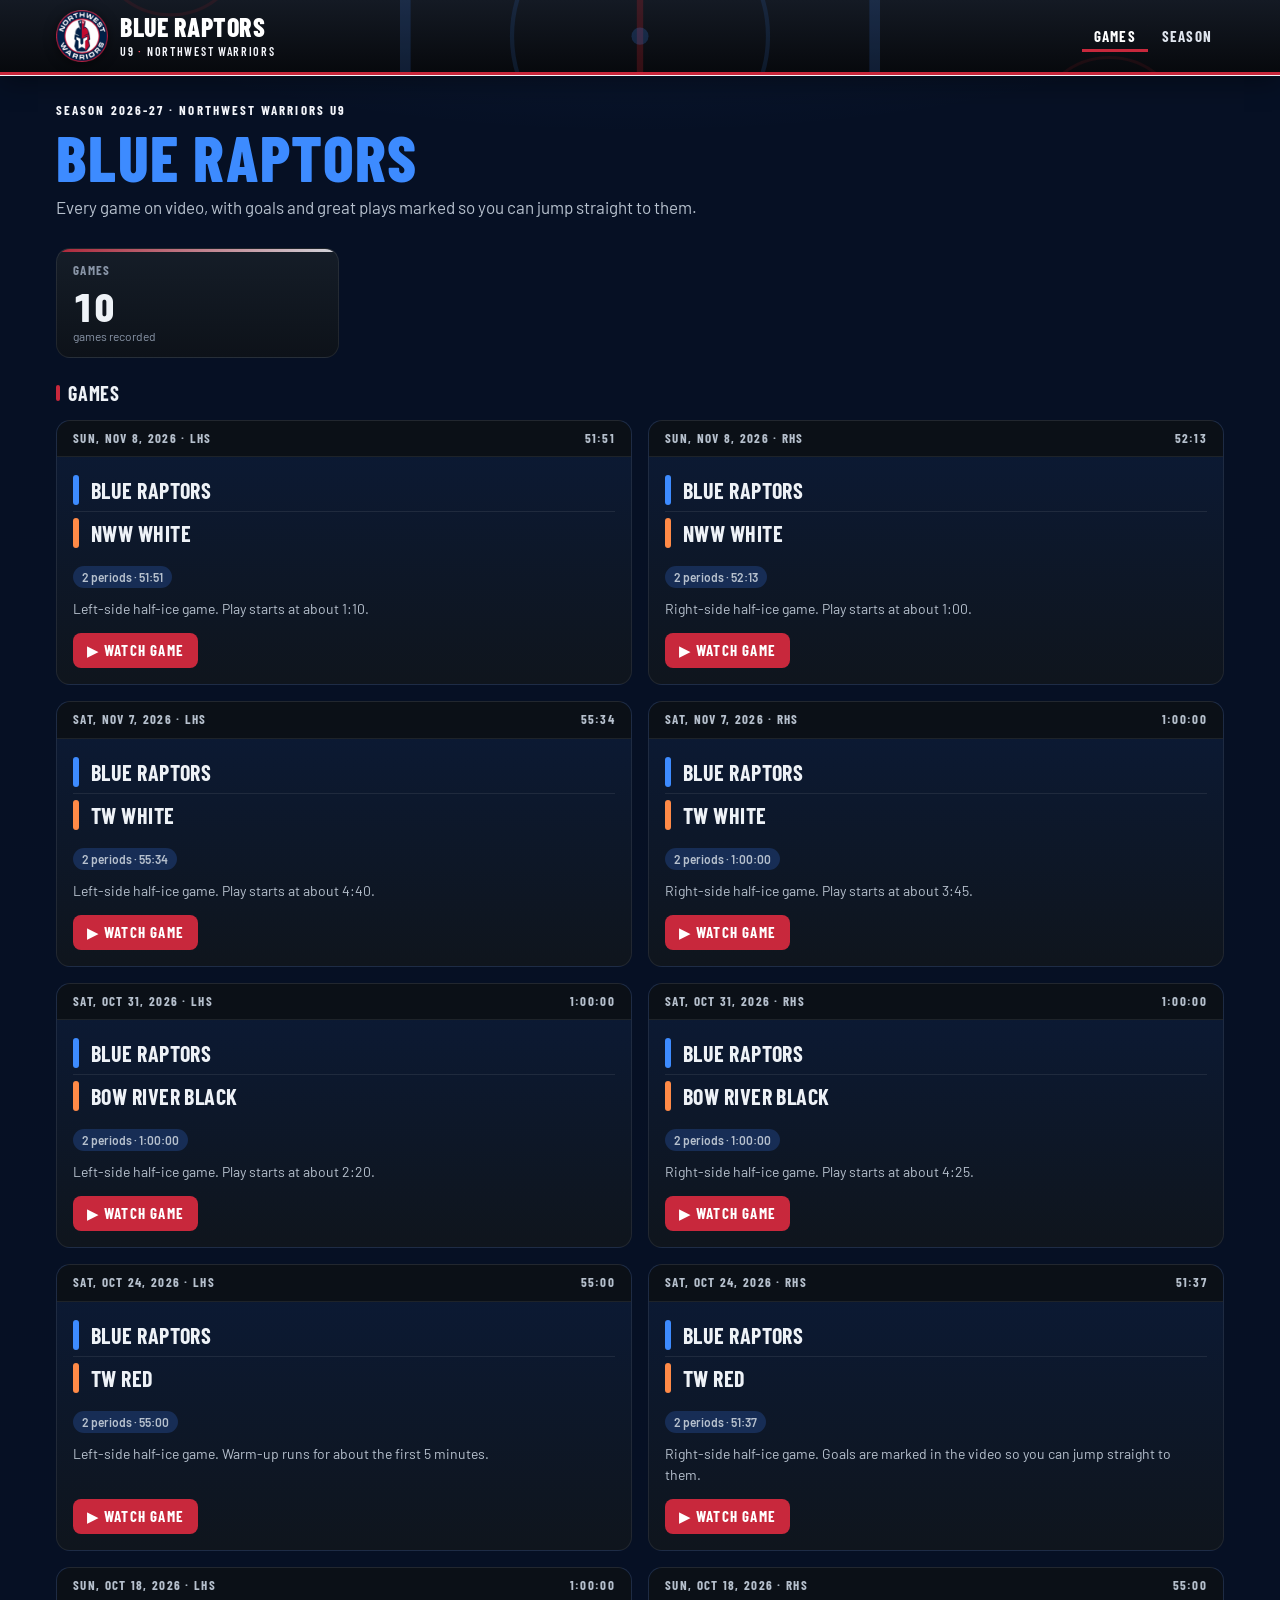
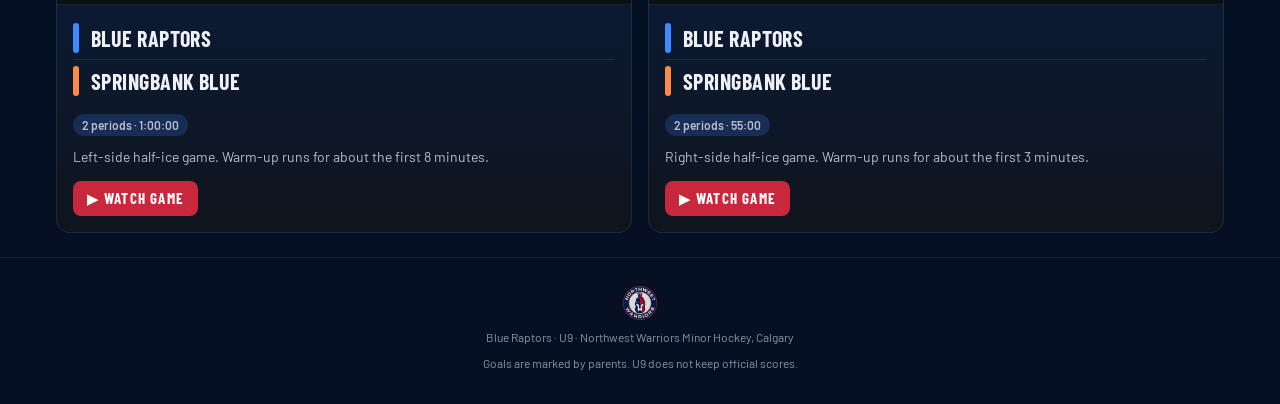
<file: index.html>
<!doctype html>
<html lang="en">
<head>
<meta charset="utf-8">
<meta name="viewport" content="width=device-width, initial-scale=1">
<meta name="color-scheme" content="dark">
<meta name="theme-color" content="#07090d">
<title>Blue Raptors · U9 · Northwest Warriors</title>
<link rel="icon" type="image/png" href="img/favicon.png">
<link rel="preconnect" href="https://fonts.googleapis.com">
<link rel="preconnect" href="https://fonts.gstatic.com" crossorigin>
<link rel="stylesheet" href="https://fonts.googleapis.com/css2?family=Barlow+Condensed:wght@500;600;700;800&amp;family=Barlow:wght@400;500;600;700&amp;display=swap">
<link rel="stylesheet" href="css/style.css?v=20261025d">
</head>
<body class="page-home">
<header class="site-header">
  <div class="wrap">
    <a class="brand" href="./">
      <img class="crest" src="img/nw-warriors-logo.png" alt="Northwest Warriors" width="52" height="52">
      <span class="brand-text">
        <span class="brand-team" data-team-name>Blue Raptors</span>
        <span class="brand-sub">U9<span class="dot">&middot;</span>Northwest Warriors</span>
      </span>
    </a>
    <nav class="nav" aria-label="Main">
      <a href="./" aria-current="page">Games</a>
      <a href="season.html">Season</a>
    </nav>
  </div>
</header>
<main class="wrap" id="main">
  <section class="hero">
    <p class="kicker">Season 2026-27 &middot; Northwest Warriors U9</p>
    <h1><span class="accent" data-team-name>Blue Raptors</span></h1>
    <p class="lede">Every game on video, with goals and great plays marked so you can jump straight to them.</p>
  </section>
  <section aria-labelledby="totals-h">
    <h2 id="totals-h" class="sr-only">Season totals</h2>
    <div class="tiles" id="totals"></div>
  </section>
  <section class="section" aria-labelledby="games-h">
    <h2 id="games-h">Games</h2>
    <div class="games" id="games"><p class="empty">Loading games...</p></div>
  </section>
</main>
<footer class="footer">
  <img src="img/nw-warriors-logo.png" alt="" width="38" height="38">
  <span>Blue Raptors &middot; U9 &middot; Northwest Warriors Minor Hockey, Calgary</span>
  <span>Goals are marked by parents. U9 does not keep official scores.</span>
</footer>
<script src="js/common.js?v=20261025d"></script>
<script src="js/home.js?v=20261025d"></script>
</body>
</html>
</file>
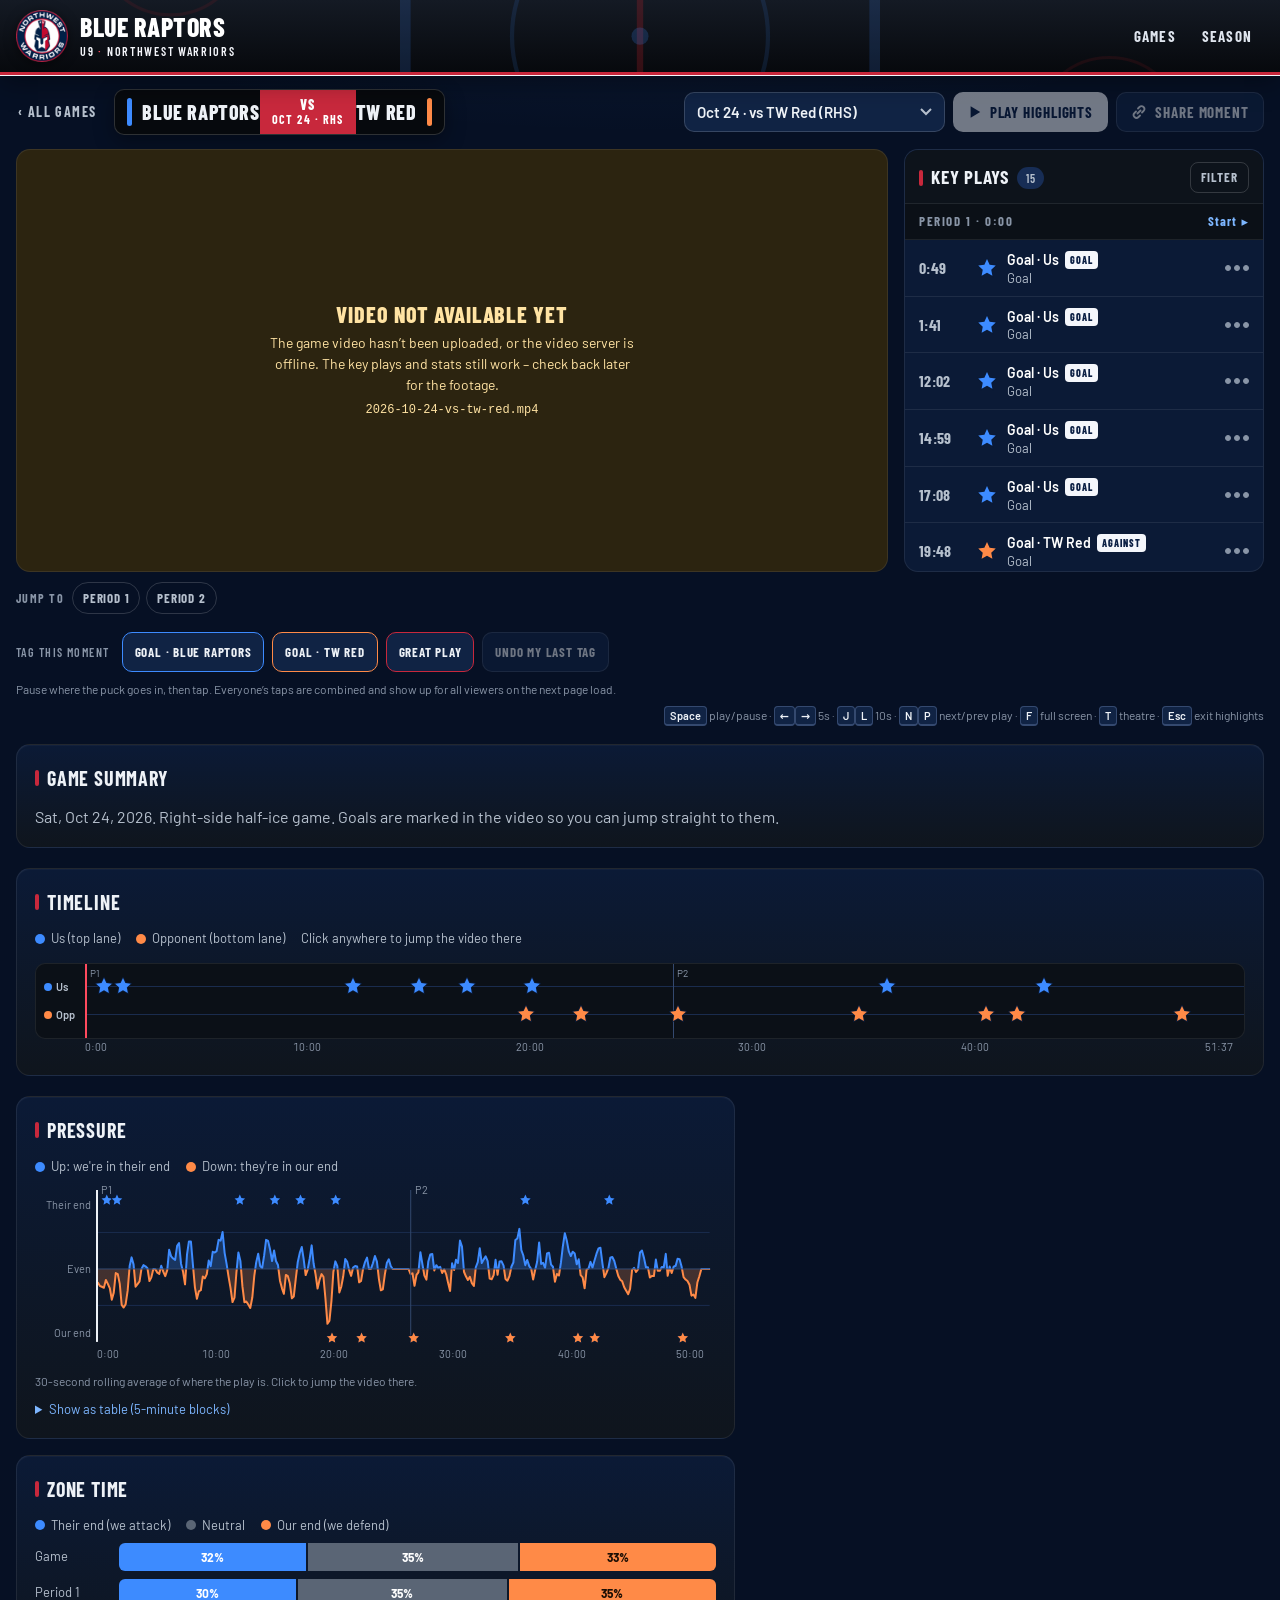
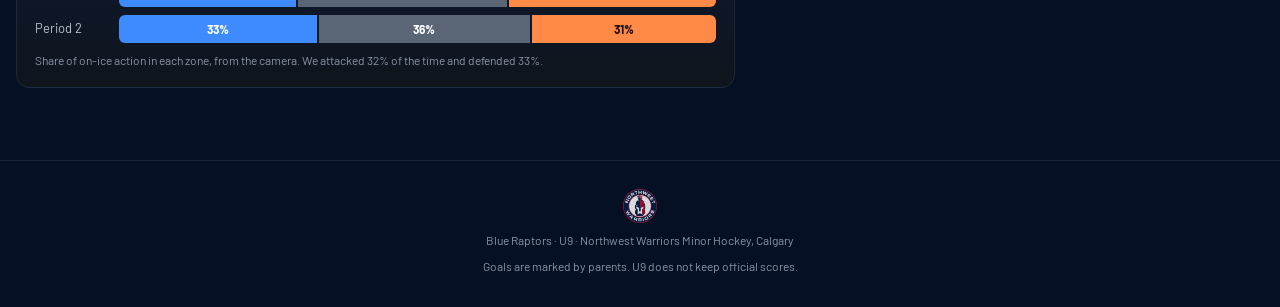
<file: game.html>
<!doctype html>
<html lang="en">
<head>
<meta charset="utf-8">
<meta name="viewport" content="width=device-width, initial-scale=1">
<meta name="color-scheme" content="dark">
<meta name="theme-color" content="#07090d">
<title>Game · Blue Raptors</title>
<link rel="icon" type="image/png" href="img/favicon.png">
<link rel="preconnect" href="https://fonts.googleapis.com">
<link rel="preconnect" href="https://fonts.gstatic.com" crossorigin>
<link rel="stylesheet" href="https://fonts.googleapis.com/css2?family=Barlow+Condensed:wght@500;600;700;800&amp;family=Barlow:wght@400;500;600;700&amp;display=swap">
<link rel="stylesheet" href="css/style.css?v=20261025d">
</head>
<body class="page-game">
<header class="site-header">
  <div class="wrap-wide">
    <a class="brand" href="./">
      <img class="crest" src="img/nw-warriors-logo.png" alt="Northwest Warriors" width="52" height="52">
      <span class="brand-text">
        <span class="brand-team" data-team-name>Blue Raptors</span>
        <span class="brand-sub">U9<span class="dot">&middot;</span>Northwest Warriors</span>
      </span>
    </a>
    <nav class="nav" aria-label="Main">
      <a href="./">Games</a>
      <a href="season.html">Season</a>
    </nav>
  </div>
</header>
<main id="main" class="game-main">
  <h1 class="sr-only" id="game-title">Game</h1>
  <div class="gamebar wrap-wide">
    <a class="back" href="./">&lsaquo; All games</a>
    <div class="scorebug" id="scorebug" aria-label="Score"></div>
    <div class="gamebar-actions">
      <label class="picker"><span class="sr-only">Choose a game</span><select id="game-pick"></select></label>
      <button class="btn gold" id="btn-hl" type="button"><svg width="14" height="14" viewBox="0 0 16 16" aria-hidden="true"><path d="M3 1.5v13L14 8z" fill="currentColor"/></svg><span><span class="t-long">Play </span>highlights</span></button>
      <button class="btn" id="btn-share" type="button" title="Copy a link to this moment"><svg width="16" height="16" viewBox="0 0 16 16" aria-hidden="true"><path d="M6.5 9.5l3-3M7 4.5l1.5-1.5a2.8 2.8 0 014 4L11 8.5M9 11.5L7.5 13a2.8 2.8 0 01-4-4L5 7.5" fill="none" stroke="currentColor" stroke-width="1.8" stroke-linecap="round"/></svg><span class="t-long">Share moment</span><span class="sr-only">Share this moment</span></button>
    </div>
  </div>
  <div id="game-root">
    <div class="wrap-wide stage-wrap">
      <div class="stage" id="stage">
        <div class="stage-main" id="stage-main">
          <div id="player-box"></div>
          <div class="hl-bar" id="hl-bar" role="region" aria-label="Highlights">
            <div class="hl-text" id="hl-text" aria-live="polite"></div>
            <button class="btn" id="hl-prev" type="button">&lsaquo; Prev</button>
            <button class="btn" id="hl-next" type="button">Next &rsaquo;</button>
            <button class="btn gold" id="hl-stop" type="button">Back to full game</button>
            <div class="hl-progress"><i id="hl-prog"></i></div>
          </div>
        </div>
        <aside class="plays" aria-labelledby="ev-h">
          <div class="plays-inner">
            <div class="plays-head">
              <h2 id="ev-h">Key plays <span class="pill" id="ev-count"></span></h2>
              <details class="filter-pop" id="filter-pop"><summary>Filter <i class="dotf"></i></summary><div class="filters" id="filters"></div></details>
            </div>
            <div class="event-scroll" id="events"></div>
          </div>
        </aside>
      </div>
      <div class="stage-foot">
        <div class="jumps" id="jumps"></div>
        <div class="tagbar" id="tagbar"></div>
        <p class="kbd-hint"><kbd>Space</kbd> play/pause &middot; <kbd>&larr;</kbd><kbd>&rarr;</kbd> 5s &middot; <kbd>J</kbd><kbd>L</kbd> 10s &middot; <kbd>N</kbd><kbd>P</kbd> next/prev play &middot; <kbd>F</kbd> full screen &middot; <kbd>T</kbd> theatre &middot; <kbd>Esc</kbd> exit highlights</p>
      </div>
    </div>
    <div class="wrap-wide">
      <section class="card section summary-card" aria-labelledby="sum-h">
        <h2 id="sum-h">Game summary</h2>
        <p class="summary-text" id="game-sub"></p>
      </section>
      <div class="analytics">
        <section class="card section" aria-labelledby="tl-h">
          <h2 id="tl-h">Timeline</h2>
          <div class="legend"><span><i class="key us"></i>Us (top lane)</span><span><i class="key them"></i>Opponent (bottom lane)</span><span>Click anywhere to jump the video there</span></div>
          <div class="timeline-wrap">
            <div class="timeline" id="timeline" aria-label="Game timeline. Click to jump."></div>
            <div class="timeline-axis tnum" id="timeline-axis" aria-hidden="true"></div>
          </div>
        </section>
        <div class="game-layout section">
          <div class="col">
            <section class="card" aria-labelledby="pr-h">
              <h2 id="pr-h">Pressure</h2>
              <div class="legend"><span><i class="key us"></i>Up: we're in their end</span><span><i class="key them"></i>Down: they're in our end</span></div>
              <div class="chart" id="pressure"></div>
              <p class="chart-note">30-second rolling average of where the play is. Click to jump the video there.</p>
              <details class="data-table"><summary>Show as table (5-minute blocks)</summary><div class="table-scroll" id="pressure-table"></div></details>
            </section>
            <section class="card" aria-labelledby="zn-h">
              <h2 id="zn-h">Zone time</h2>
              <div class="legend"><span><i class="key us"></i>Their end (we attack)</span><span><i class="key neutral"></i>Neutral</span><span><i class="key them"></i>Our end (we defend)</span></div>
              <div id="zones"></div>
            </section>
          </div>
        </div>
      </div>
    </div>
  </div>
</main>
<div class="toast" id="toast" role="status" aria-live="polite"></div>
<footer class="footer">
  <img src="img/nw-warriors-logo.png" alt="" width="38" height="38">
  <span>Blue Raptors &middot; U9 &middot; Northwest Warriors Minor Hockey, Calgary</span>
  <span>Goals are marked by parents. U9 does not keep official scores.</span>
</footer>
<script src="js/common.js?v=20261025d"></script>
<script src="js/game.js?v=20261025d"></script>
</body>
</html>
</file>
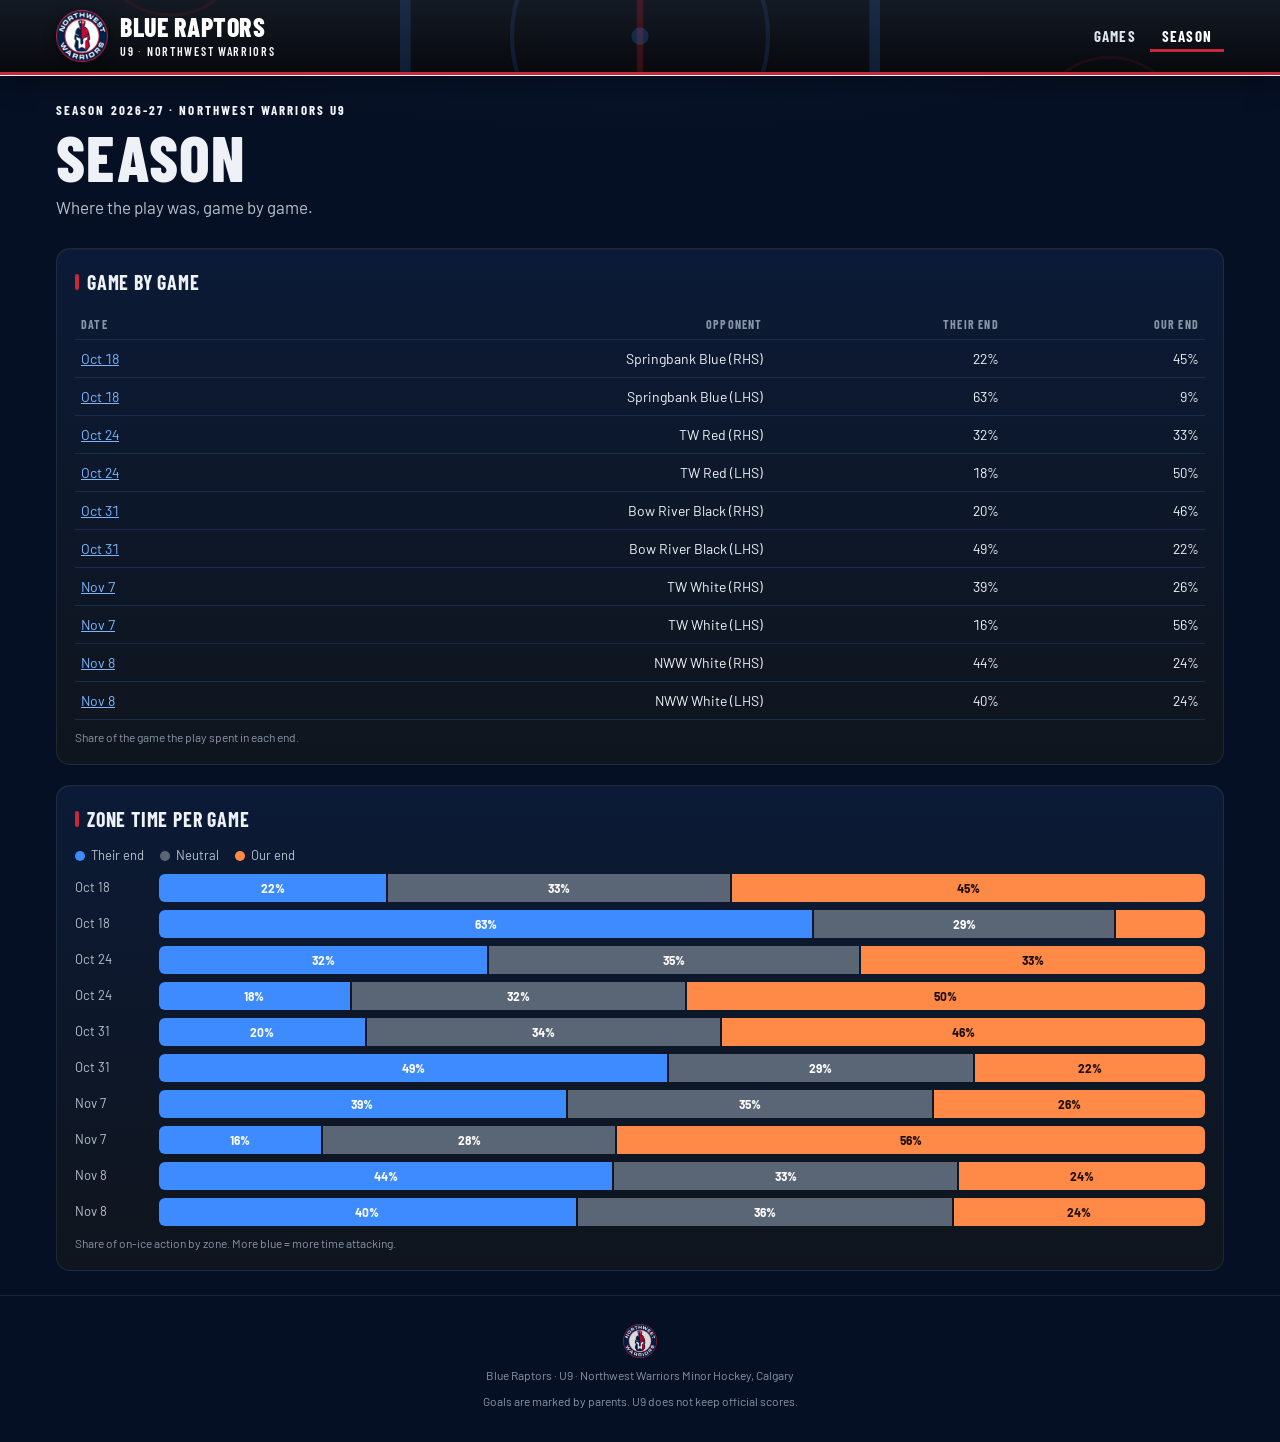
<file: season.html>
<!doctype html>
<html lang="en">
<head>
<meta charset="utf-8">
<meta name="viewport" content="width=device-width, initial-scale=1">
<meta name="color-scheme" content="dark">
<meta name="theme-color" content="#07090d">
<title>Season · Blue Raptors</title>
<link rel="icon" type="image/png" href="img/favicon.png">
<link rel="preconnect" href="https://fonts.googleapis.com">
<link rel="preconnect" href="https://fonts.gstatic.com" crossorigin>
<link rel="stylesheet" href="https://fonts.googleapis.com/css2?family=Barlow+Condensed:wght@500;600;700;800&amp;family=Barlow:wght@400;500;600;700&amp;display=swap">
<link rel="stylesheet" href="css/style.css?v=20261025d">
</head>
<body class="page-season">
<header class="site-header">
  <div class="wrap">
    <a class="brand" href="./">
      <img class="crest" src="img/nw-warriors-logo.png" alt="Northwest Warriors" width="52" height="52">
      <span class="brand-text">
        <span class="brand-team" data-team-name>Blue Raptors</span>
        <span class="brand-sub">U9<span class="dot">&middot;</span>Northwest Warriors</span>
      </span>
    </a>
    <nav class="nav" aria-label="Main">
      <a href="./">Games</a>
      <a href="season.html" aria-current="page">Season</a>
    </nav>
  </div>
</header>
<main class="wrap" id="main">
  <section class="hero">
    <p class="kicker">Season 2026-27 &middot; Northwest Warriors U9</p>
    <h1>Season</h1>
    <p class="lede">Where the play was, game by game.</p>
  </section>
  <div id="season"><p class="empty">Loading...</p></div>
</main>
<footer class="footer">
  <img src="img/nw-warriors-logo.png" alt="" width="38" height="38">
  <span>Blue Raptors &middot; U9 &middot; Northwest Warriors Minor Hockey, Calgary</span>
  <span>Goals are marked by parents. U9 does not keep official scores.</span>
</footer>
<script src="js/common.js?v=20261025d"></script>
<script src="js/season.js?v=20261025d"></script>
</body>
</html>
</file>
<file: css/style.css>
/* Blue Raptors U9 · Northwest Warriors - one stylesheet, a deliberate dark "arena" theme.
   Brand: Warriors black / red / gold, with the team's blue for "us" in every chart. */
:root {
  color-scheme: dark;
  --page: #061024;
  --surface: #0b1a36;
  --surface-2: #102344;
  --surface-3: #172d55;
  --ink: #eef2f7;
  --ink-2: #b6c0cd;
  --muted: #8995a7;          /* 5.6:1 on --surface */
  --grid: #1a2c4e;
  --axis: #34496f;
  --border: rgba(255, 255, 255, 0.08);
  --border-2: rgba(255, 255, 255, 0.16);
  --us: #3d8bff;             /* our team (blue)  - categorical slot 1 */
  --them: #ff8a47;           /* opponent         - categorical slot 2 */
  --us-wash: rgba(61, 139, 255, 0.26);
  --them-wash: rgba(255, 138, 71, 0.22);
  --neutral-zone: #5a6575;
  --red: #c8283c;            /* Warriors red (logo) */
  --red-hi: #ff4a5e;
  --gold: #f4f6fb;           /* Warriors white: highlight accent */
  --gold-ink: #0a1e43;
  --accent: #7db6ff;         /* links */
  --accent-ink: #06101f;
  --focus: #ffffff;
  --warn-bg: #2c2410;
  --warn-ink: #ffe3a3;
  --radius: 14px;
  --radius-sm: 10px;
  --gutter: 16px;
  --font: "Barlow", system-ui, -apple-system, "Segoe UI", Roboto, sans-serif;
  --display: "Barlow Condensed", "Arial Narrow", "Roboto Condensed", system-ui, sans-serif;
  /* faint rink markings: centre red line, blue lines and the centre faceoff circle */
  --rink: url("data:image/svg+xml,%3Csvg xmlns='http://www.w3.org/2000/svg' viewBox='0 0 1200 400' preserveAspectRatio='xMidYMid slice'%3E%3Cg fill='none' stroke-width='6'%3E%3Cpath d='M600 0v400' stroke='%23d6202c' stroke-opacity='.22'/%3E%3Cpath d='M380 0v400M820 0v400' stroke='%233d8bff' stroke-opacity='.16' stroke-width='10'/%3E%3Ccircle cx='600' cy='200' r='120' stroke='%233d8bff' stroke-opacity='.12' stroke-width='4'/%3E%3Ccircle cx='600' cy='200' r='8' fill='%233d8bff' fill-opacity='.2' stroke='none'/%3E%3Ccircle cx='160' cy='110' r='70' stroke='%23d6202c' stroke-opacity='.1' stroke-width='3'/%3E%3Ccircle cx='1040' cy='290' r='70' stroke='%23d6202c' stroke-opacity='.1' stroke-width='3'/%3E%3C/g%3E%3C/svg%3E");
}

* { box-sizing: border-box; }
html { -webkit-text-size-adjust: 100%; }
body {
  margin: 0;
  color: var(--ink);
  font: 16px/1.5 var(--font);
  background:
    radial-gradient(1100px 420px at 50% -160px, rgba(61, 139, 255, .13), transparent 70%),
    var(--page);
  background-repeat: no-repeat;
  overflow-x: clip;
  min-height: 100vh;
}
a { color: var(--accent); }
:focus-visible { outline: 2px solid var(--focus); outline-offset: 2px; }
.wrap { max-width: 1200px; margin: 0 auto; padding: 0 var(--gutter); }
.wrap-wide { max-width: 1840px; margin: 0 auto; padding: 0 var(--gutter); }
.sr-only { position: absolute; width: 1px; height: 1px; overflow: hidden; clip: rect(0 0 0 0); white-space: nowrap; }
.tnum { font-variant-numeric: tabular-nums; }
button { font-family: inherit; }

/* ---------- header band ---------- */
.site-header {
  position: relative;
  color: #fff;
  background: var(--rink) center / cover no-repeat, linear-gradient(180deg, #141a24 0%, #07090d 100%);
  border-bottom: 3px solid var(--red);
  box-shadow: 0 1px 0 var(--gold), 0 8px 24px rgba(0, 0, 0, .35);
}
.site-header .wrap, .site-header .wrap-wide { display: flex; align-items: center; gap: 12px; padding-top: 10px; padding-bottom: 10px; }
.brand { display: flex; align-items: center; gap: 12px; color: inherit; text-decoration: none; min-width: 0; }
.brand .crest { flex: none; width: 52px; height: auto; filter: drop-shadow(0 2px 6px rgba(0, 0, 0, .5)); }
.brand-text { display: flex; flex-direction: column; min-width: 0; line-height: 1; }
.brand-team { font: 800 26px/1 var(--display); text-transform: uppercase; letter-spacing: .02em; white-space: nowrap; }
.brand-sub { font: 600 12px/1.2 var(--display); text-transform: uppercase; letter-spacing: .14em; color: var(--gold); margin-top: 4px; white-space: nowrap; }
.brand-sub .dot { color: var(--red-hi); padding: 0 4px; }
.nav { margin-left: auto; display: flex; gap: 2px; }
.nav a { color: #dfe5ee; text-decoration: none; padding: 8px 12px; border-radius: 8px; font: 700 15px/1 var(--display); text-transform: uppercase; letter-spacing: .08em; }
.nav a:hover { background: rgba(255, 255, 255, .08); color: #fff; }
.nav a[aria-current="page"] { color: #fff; box-shadow: inset 0 -3px 0 var(--red); border-radius: 8px 8px 0 0; }
@media (max-width: 520px) {
  .brand { gap: 8px; }
  .brand .crest { width: 40px; }
  .brand-team { font-size: 20px; }
  .brand-sub { font-size: 10.5px; letter-spacing: .1em; }
  .nav a { padding: 8px 7px; font-size: 13px; letter-spacing: .05em; }
}

/* ---------- type ---------- */
main { padding: 20px 0 48px; }
h1, h2, h3 { font-family: var(--display); text-transform: uppercase; letter-spacing: .02em; }
h1 { font-size: 40px; font-weight: 800; line-height: 1; margin: 0 0 6px; }
h2 { font-size: 20px; font-weight: 700; margin: 0 0 12px; letter-spacing: .04em; display: flex; align-items: center; gap: 8px; }
h2::before { content: ""; width: 4px; height: 16px; border-radius: 2px; background: var(--red); flex: none; }
h3 { font-size: 15px; margin: 0 0 8px; color: var(--ink-2); font-weight: 700; letter-spacing: .06em; }
.lede { color: var(--ink-2); margin: 0 0 20px; max-width: 70ch; }
.kicker { font: 700 13px/1.2 var(--display); text-transform: uppercase; letter-spacing: .16em; color: var(--gold); margin: 0 0 6px; }
.kicker a { color: inherit; text-decoration: none; }
.kicker a:hover { color: #fff; }

.card { background: linear-gradient(180deg, var(--surface) 0%, #0f151d 100%); border: 1px solid var(--border); border-radius: var(--radius); padding: 18px; min-width: 0; box-shadow: 0 1px 0 rgba(255, 255, 255, .03) inset; }
.section { margin-top: 20px; }
.grid-2 { display: grid; gap: 16px; grid-template-columns: minmax(0, 1fr); }
@media (min-width: 900px) { .grid-2 { grid-template-columns: minmax(0, 1fr) minmax(0, 1fr); } }

/* ---------- hero (home + season) ---------- */
.hero { position: relative; padding: 28px 0 8px; }
.hero h1 { font-size: clamp(38px, 6vw, 64px); }
.hero h1 .accent { color: var(--us); }
.hero .lede { font-size: 17px; }

/* ---------- stat tiles (scoreboard style) ---------- */
.tiles { display: grid; grid-template-columns: repeat(2, minmax(0, 1fr)); gap: 12px; }
@media (min-width: 760px) { .tiles { grid-template-columns: repeat(4, minmax(0, 1fr)); } }
.tile { position: relative; background: linear-gradient(180deg, #151d28, #0d1219); border: 1px solid var(--border); border-radius: var(--radius); padding: 14px 16px 12px; min-width: 0; overflow: hidden; }
.tile::after { content: ""; position: absolute; left: 0; right: 0; top: 0; height: 3px; background: linear-gradient(90deg, var(--red), var(--gold)); opacity: .85; }
.tile .label { font: 700 13px/1.2 var(--display); text-transform: uppercase; letter-spacing: .1em; color: var(--muted); }
.tile .value { font: 800 40px/1.05 var(--display); margin-top: 6px; font-variant-numeric: tabular-nums; letter-spacing: .01em; }
.tile .value .sep { color: var(--muted); font-weight: 500; padding: 0 4px; }
.tile .sub { font-size: 12px; color: var(--muted); }

/* team keys (identity is never colour alone: always paired with text) */
.key { display: inline-block; width: 10px; height: 10px; border-radius: 50%; vertical-align: baseline; margin-right: 6px; flex: none; }
.key.us { background: var(--us); }
.key.them { background: var(--them); }
.key.neutral { background: var(--neutral-zone); }
.key.line { width: 14px; height: 3px; border-radius: 2px; vertical-align: middle; }
.legend { display: flex; flex-wrap: wrap; gap: 6px 16px; font-size: 13px; color: var(--ink-2); margin: 0 0 8px; align-items: center; }
.legend span { display: inline-flex; align-items: center; }

/* ---------- game cards (scoreboards) ---------- */
.games { display: grid; gap: 16px; grid-template-columns: minmax(0, 1fr); }
@media (min-width: 760px) { .games { grid-template-columns: repeat(2, minmax(0, 1fr)); } }
.game-card { display: flex; flex-direction: column; padding: 0; overflow: hidden; text-decoration: none; color: inherit; transition: border-color .15s, transform .15s, box-shadow .15s; }
.game-card:hover { border-color: var(--border-2); transform: translateY(-2px); box-shadow: 0 10px 30px rgba(0, 0, 0, .4); }
.gc-top { display: flex; justify-content: space-between; align-items: center; gap: 8px; padding: 10px 16px; background: #0b1017; border-bottom: 1px solid var(--border); font: 700 13px/1.2 var(--display); text-transform: uppercase; letter-spacing: .1em; color: var(--ink-2); }
.gc-top .status { color: var(--gold); }
.gc-top .status.video { color: var(--ink-2); }
.gc-board { padding: 12px 16px 4px; }
.gc-row { display: grid; grid-template-columns: 6px minmax(0, 1fr) auto; align-items: center; gap: 12px; padding: 6px 0; }
.gc-row + .gc-row { border-top: 1px solid var(--border); }
.gc-row .bar { width: 6px; height: 30px; border-radius: 3px; }
.gc-row.us .bar { background: var(--us); }
.gc-row.them .bar { background: var(--them); }
.gc-row .name { font: 700 22px/1.1 var(--display); text-transform: uppercase; letter-spacing: .02em; overflow: hidden; text-overflow: ellipsis; white-space: nowrap; }
.gc-row .num { font: 800 38px/1 var(--display); font-variant-numeric: tabular-nums; min-width: 1.4em; text-align: center; padding: 2px 8px; border-radius: 8px; background: #070a0f; border: 1px solid var(--border); color: #fff; }
.gc-row.win .num { color: var(--gold); }
.gc-row .num.dim { color: var(--muted); font-size: 22px; padding: 8px; }
.gc-meta { display: flex; flex-wrap: wrap; gap: 6px; padding: 8px 16px 0; }
.gc-sum { font-size: 14px; color: var(--ink-2); margin: 10px 16px 0; display: -webkit-box; -webkit-line-clamp: 3; -webkit-box-orient: vertical; overflow: hidden; }
.gc-go { margin: auto 16px 16px; padding-top: 14px; }
.gc-go span { display: inline-flex; align-items: center; gap: 8px; font: 700 15px/1 var(--display); text-transform: uppercase; letter-spacing: .08em; color: #fff; background: var(--red); padding: 10px 14px; border-radius: 8px; }
.game-card:hover .gc-go span { background: var(--red-hi); }
.pill { display: inline-block; font-size: 12px; font-weight: 600; padding: 2px 9px; border-radius: 999px; background: var(--surface-3); color: var(--ink-2); line-height: 1.5; }

/* ---------- buttons / chips ---------- */
.btn { font: 700 15px/1 var(--display); text-transform: uppercase; letter-spacing: .06em; display: inline-flex; align-items: center; justify-content: center; gap: 8px; min-height: 40px; padding: 8px 14px; border-radius: var(--radius-sm); border: 1px solid var(--border-2); background: var(--surface-2); color: var(--ink); cursor: pointer; white-space: nowrap; text-decoration: none; }
.btn:hover { background: var(--surface-3); }
.btn.primary { background: var(--red); border-color: transparent; color: #fff; }
.btn.primary:hover { background: var(--red-hi); }
.btn.gold { background: var(--gold); border-color: transparent; color: var(--gold-ink); }
.btn.gold:hover { background: #ffc928; }
.btn:disabled { opacity: .45; cursor: not-allowed; }
.btn svg { flex: none; }
.chips { display: flex; flex-wrap: wrap; gap: 6px; }
.chip { font: inherit; font-size: 13px; display: inline-flex; align-items: center; gap: 6px; min-height: 32px; padding: 3px 10px; border-radius: 999px; border: 1px solid var(--border-2); background: transparent; color: var(--ink-2); cursor: pointer; }
.chip[aria-pressed="true"] { background: var(--surface-3); color: var(--ink); font-weight: 600; }
.chip[aria-pressed="false"] { opacity: .55; text-decoration: line-through; }
.chip svg { flex: none; }
.filters { display: flex; flex-direction: column; gap: 8px; }
.filters .row { display: flex; gap: 8px; align-items: center; flex-wrap: wrap; }
.filters .row > .lbl { font: 700 12px/1 var(--display); color: var(--muted); text-transform: uppercase; letter-spacing: .1em; width: 44px; }

/* ================= game page ================= */
.game-main { padding-top: 14px; }
.gamebar { display: flex; align-items: center; gap: 12px 16px; flex-wrap: wrap; margin-bottom: 14px; }
.gamebar .back { font: 700 14px/1 var(--display); text-transform: uppercase; letter-spacing: .1em; color: var(--ink-2); text-decoration: none; padding: 8px 2px; }
.gamebar .back:hover { color: #fff; }
.gamebar-actions { margin-left: auto; display: flex; gap: 8px; align-items: center; flex-wrap: wrap; }
.picker select { font: 600 15px/1.2 var(--font); color: var(--ink); background: var(--surface-2); border: 1px solid var(--border-2); border-radius: var(--radius-sm); min-height: 40px; padding: 6px 34px 6px 12px; max-width: 280px; cursor: pointer; appearance: none; -webkit-appearance: none;
  background-image: url("data:image/svg+xml,%3Csvg xmlns='http://www.w3.org/2000/svg' width='12' height='8' viewBox='0 0 12 8'%3E%3Cpath d='M1 1l5 5 5-5' fill='none' stroke='%23b6c0cd' stroke-width='2'/%3E%3C/svg%3E");
  background-repeat: no-repeat; background-position: right 12px center; }
.picker select:hover { border-color: var(--axis); }

/* broadcast score bug */
.scorebug { display: flex; align-items: stretch; border-radius: 10px; overflow: hidden; border: 1px solid var(--border-2); background: #06090d; box-shadow: 0 6px 20px rgba(0, 0, 0, .35); min-width: 0; }
.sb-team { display: flex; align-items: center; gap: 10px; padding: 0 0 0 12px; min-width: 0; }
.sb-team.them { padding: 0 12px 0 0; }
.sb-team .sw { width: 5px; align-self: stretch; flex: none; margin: 8px 0; border-radius: 3px; }
.sb-team.us .sw { background: var(--us); }
.sb-team.them .sw { background: var(--them); }
.sb-name { font: 800 20px/1 var(--display); text-transform: uppercase; letter-spacing: .03em; white-space: nowrap; overflow: hidden; text-overflow: ellipsis; padding: 12px 0; }
.sb-name .short { display: none; }
@media (max-width: 420px) { .sb-name .full { display: none; } .sb-name .short { display: inline; } }
.sb-score { font: 800 30px/1 var(--display); font-variant-numeric: tabular-nums; min-width: 46px; text-align: center; padding: 8px 10px; background: #000; color: #fff; align-self: stretch; display: flex; align-items: center; justify-content: center; }
.sb-score.win { color: var(--gold); }
.sb-mid { display: flex; flex-direction: column; justify-content: center; align-items: center; padding: 4px 12px; background: var(--red); color: #fff; font: 700 12px/1.15 var(--display); text-transform: uppercase; letter-spacing: .12em; text-align: center; white-space: nowrap; }
.sb-mid b { font-size: 14px; font-weight: 800; }
.no-stats .sb-mid { background: var(--surface-3); }

/* stage: video + key plays side by side on desktop */
.stage { display: grid; gap: 16px; grid-template-columns: minmax(0, 1fr); }
.stage-main { min-width: 0; }
@media (min-width: 1000px) {
  .stage { grid-template-columns: minmax(0, 1fr) 360px; }
  .stage.theatre, .no-stats .stage { grid-template-columns: minmax(0, 1fr); }
  .stage .plays { position: relative; min-height: 360px; }
  .stage .plays-inner { position: absolute; inset: 0; }
  .stage.theatre .plays { min-height: 0; height: 440px; }
}
@media (min-width: 1500px) { .stage { grid-template-columns: minmax(0, 1fr) 400px; } }

/* the player */
.player { position: relative; background: #000; border-radius: var(--radius); overflow: hidden; display: flex; flex-direction: column; border: 1px solid var(--border); box-shadow: 0 18px 50px rgba(0, 0, 0, .5); }
.vwrap { position: relative; background: #000; line-height: 0; }
.player video { display: block; width: 100%; aspect-ratio: 1920 / 932; max-height: calc(100vh - 230px); min-height: 180px; object-fit: contain; background: #000; cursor: pointer; }
.player:fullscreen { border-radius: 0; border: 0; justify-content: center; }
.player:fullscreen .vwrap { flex: 1 1 auto; min-height: 0; display: flex; }
.player:fullscreen video { max-height: none; height: 100%; aspect-ratio: auto; }
.stage.hl-mode .player { border-color: var(--gold); box-shadow: 0 0 0 2px var(--gold), 0 18px 50px rgba(0, 0, 0, .5); }
.stage.hl-mode .vwrap::before { content: "HIGHLIGHTS"; position: absolute; z-index: 2; top: 12px; left: 12px; padding: 5px 10px; border-radius: 6px; background: var(--gold); color: var(--gold-ink); font: 800 13px/1 var(--display); letter-spacing: .12em; pointer-events: none; }
/* nothing ever dims or covers the picture on hover; overlays are small and non-interactive */
.osd { position: absolute; z-index: 3; top: 14px; left: 50%; transform: translateX(-50%); padding: 7px 12px; border-radius: 8px; background: rgba(0, 0, 0, .72); color: #fff; font: 700 16px/1 var(--display); letter-spacing: .06em; pointer-events: none; opacity: 0; transition: opacity .2s; white-space: nowrap; }
.osd.show { opacity: 1; }
.bigplay { position: absolute; z-index: 2; left: 50%; top: 50%; width: 76px; height: 76px; margin: -38px 0 0 -38px; border-radius: 50%; border: 2px solid rgba(255, 255, 255, .9); background: rgba(214, 32, 44, .92); color: #fff; display: grid; place-items: center; cursor: pointer; box-shadow: 0 8px 30px rgba(0, 0, 0, .5); }
.bigplay:hover { background: var(--red-hi); }
.bigplay[hidden] { display: none; }
.spinner { position: absolute; z-index: 2; right: 14px; top: 14px; width: 26px; height: 26px; border-radius: 50%; border: 3px solid rgba(255, 255, 255, .25); border-top-color: #fff; animation: spin .8s linear infinite; pointer-events: none; display: none; }
.player.waiting .spinner { display: block; }
@keyframes spin { to { transform: rotate(360deg); } }

/* control bar attached under the picture */
.vbar { background: linear-gradient(180deg, #0d1219, #080b10); padding: 4px 10px 8px; border-top: 1px solid rgba(255, 255, 255, .06); line-height: 1.2; }
.scrubwrap { position: relative; height: 30px; margin: 0 4px; }
.scrub-rail { position: absolute; left: 0; right: 0; top: 12px; height: 6px; border-radius: 3px; background: rgba(255, 255, 255, .16); overflow: hidden; pointer-events: none; }
.scrub-fill { position: absolute; left: 0; top: 0; bottom: 0; width: 0; background: linear-gradient(90deg, var(--red), var(--red-hi)); }
.scrub-gap { position: absolute; top: 0; bottom: 0; background: repeating-linear-gradient(135deg, rgba(0, 0, 0, .55) 0 3px, rgba(255, 255, 255, .06) 3px 6px); }
.scrub-ticks { position: absolute; left: 0; right: 0; top: 0; bottom: 0; pointer-events: none; }
.scrub-ticks i { position: absolute; top: 5px; width: 3px; height: 8px; margin-left: -1.5px; border-radius: 1.5px; }
.scrub-ticks i.us { background: var(--us); }
.scrub-ticks i.them { background: var(--them); }
.scrub-ticks i.goal { top: 1px; height: 12px; width: 4px; margin-left: -2px; box-shadow: 0 0 0 1px #000; }
.scrub-ticks i.goal::before { content: ""; position: absolute; left: 50%; top: -1px; width: 8px; height: 8px; margin-left: -4px; border-radius: 50%; background: var(--gold); box-shadow: 0 0 0 1.5px #000; }
.scrub { position: absolute; left: -8px; right: -8px; width: calc(100% + 16px); top: 4px; height: 22px; margin: 0; background: transparent; cursor: pointer; -webkit-appearance: none; appearance: none; touch-action: none; }
.scrub::-webkit-slider-runnable-track { height: 22px; background: transparent; }
.scrub::-moz-range-track { height: 22px; background: transparent; }
.scrub::-webkit-slider-thumb { -webkit-appearance: none; width: 16px; height: 16px; margin-top: 3px; border-radius: 50%; background: #fff; border: 3px solid var(--red); box-shadow: 0 1px 6px rgba(0, 0, 0, .6); }
.scrub::-moz-range-thumb { width: 12px; height: 12px; border-radius: 50%; background: #fff; border: 3px solid var(--red); }
.scrub:focus-visible { outline: none; }
.scrub:focus-visible::-webkit-slider-thumb { box-shadow: 0 0 0 3px var(--gold); }
.ctl { display: flex; align-items: center; gap: 4px; }
.ctl .spacer { flex: 1 1 auto; }
.vbtn { flex: none; display: inline-grid; place-items: center; min-width: 38px; height: 36px; padding: 0 6px; border: 0; border-radius: 8px; background: transparent; color: #e9eef5; cursor: pointer; font: 700 14px/1 var(--display); letter-spacing: .04em; }
.vbtn:hover { background: rgba(255, 255, 255, .1); color: #fff; }
.vbtn:disabled { opacity: .35; cursor: not-allowed; }
.vbtn.play { min-width: 44px; }
.vbtn svg { display: block; }
.vbtn .lbl { display: inline-flex; align-items: center; gap: 2px; }
.vbtn.speed { min-width: 46px; border: 1px solid rgba(255, 255, 255, .2); height: 28px; }
.now { font: 600 15px/1 var(--display); letter-spacing: .04em; color: #dfe5ee; padding: 0 8px; white-space: nowrap; font-variant-numeric: tabular-nums; }
.now .dur { color: #8f9bad; }
.now .per { color: var(--gold); margin-left: 8px; }
.sep-v { width: 1px; height: 20px; background: rgba(255, 255, 255, .14); margin: 0 4px; flex: none; }

/* highlights strip (inside the player, so it shows in full screen too) */
.hl-bar { display: none; position: relative; align-items: center; gap: 8px 10px; flex-wrap: wrap; padding: 10px 12px 12px; background: #120f05; border-top: 2px solid var(--gold); line-height: 1.3; }
.hl-bar.on { display: flex; }
.hl-bar .hl-text { flex: 1 1 220px; min-width: 0; font-size: 14px; color: var(--ink-2); }
.hl-bar .hl-text b { display: block; color: #fff; font: 700 16px/1.2 var(--display); text-transform: uppercase; letter-spacing: .04em; }
.hl-bar .hl-text .n { color: var(--gold); }
.hl-bar .btn { min-height: 36px; padding: 6px 12px; font-size: 14px; }
.hl-progress { position: absolute; left: 0; right: 0; bottom: 0; height: 3px; background: rgba(255, 255, 255, .08); }
.hl-progress i { display: block; height: 100%; width: 0; background: var(--gold); }

.stage-foot { display: flex; flex-wrap: wrap; align-items: center; gap: 8px 16px; margin-top: 10px; }
.jumps { display: flex; gap: 6px; align-items: center; flex-wrap: wrap; }
.jumps .lbl { font: 700 12px/1 var(--display); color: var(--muted); text-transform: uppercase; letter-spacing: .12em; margin-right: 2px; }
.jumps .chip { font: 700 13px/1 var(--display); text-transform: uppercase; letter-spacing: .06em; }
.kbd-hint { font-size: 12px; color: var(--muted); margin: 0 0 0 auto; }
kbd { font: 600 11px/1 var(--font); border: 1px solid var(--axis); border-bottom-width: 2px; border-radius: 4px; padding: 2px 5px; background: var(--surface-2); color: var(--ink); }
@media (hover: none), (max-width: 760px) { .kbd-hint { display: none; } }

.video-missing { aspect-ratio: 1920 / 932; display: flex; flex-direction: column; justify-content: center; align-items: center; text-align: center; gap: 6px; padding: 20px; border-radius: var(--radius); background: var(--warn-bg); color: var(--warn-ink); border: 1px solid var(--border); }
.video-missing strong { font: 800 22px/1.1 var(--display); text-transform: uppercase; letter-spacing: .04em; }
.video-missing p { margin: 0; max-width: 46ch; font-size: 14px; }
.video-missing code { font-size: 12px; word-break: break-all; }
@media (max-width: 480px) { .video-missing { aspect-ratio: auto; min-height: 180px; } }

/* key plays panel */
.plays-inner { display: flex; flex-direction: column; background: var(--surface); border: 1px solid var(--border); border-radius: var(--radius); overflow: clip; min-height: 0; }
.plays-head { display: flex; align-items: center; gap: 8px; padding: 12px 14px 10px; border-bottom: 1px solid var(--border); background: #0d131b; flex-wrap: wrap; }
.plays-head h2 { margin: 0; font-size: 19px; }
.filter-pop { margin-left: auto; position: relative; }
.filter-pop summary { list-style: none; cursor: pointer; font: 700 13px/1 var(--display); text-transform: uppercase; letter-spacing: .08em; color: var(--ink-2); padding: 8px 10px; border-radius: 8px; border: 1px solid var(--border-2); display: inline-flex; gap: 6px; align-items: center; }
.filter-pop summary::-webkit-details-marker { display: none; }
.filter-pop summary:hover { color: #fff; background: var(--surface-2); }
.filter-pop[open] summary { background: var(--surface-3); color: #fff; }
.filter-pop .filters { position: absolute; z-index: 20; right: 0; top: calc(100% + 6px); width: 300px; max-width: calc(100vw - 32px); padding: 12px; background: var(--surface-2); border: 1px solid var(--border-2); border-radius: 12px; box-shadow: 0 14px 40px rgba(0, 0, 0, .55); }
.filter-pop .dotf { width: 7px; height: 7px; border-radius: 50%; background: var(--gold); display: none; }
.filter-pop.filtered .dotf { display: inline-block; }
.event-scroll { flex: 1 1 auto; min-height: 0; overflow-y: auto; overscroll-behavior: contain; scrollbar-width: thin; scrollbar-color: var(--axis) transparent; }
.event-list { margin: 0; padding: 0; list-style: none; }
.period-head { position: sticky; top: 0; z-index: 1; display: flex; justify-content: space-between; align-items: center; gap: 8px; padding: 7px 14px; background: #0b1017; border-bottom: 1px solid var(--border); font: 700 13px/1 var(--display); text-transform: uppercase; letter-spacing: .12em; color: var(--muted); }
.period-head .pj { font: inherit; color: var(--accent); background: none; border: 0; cursor: pointer; padding: 4px 0; letter-spacing: .08em; }
.period-head .pj:hover { color: #fff; }
.ev { position: relative; display: grid; grid-template-columns: 50px 22px minmax(0, 1fr) auto; gap: 2px 8px; align-items: center; width: 100%; text-align: left; font: inherit; color: inherit; background: transparent; border: 0; border-bottom: 1px solid var(--border); padding: 9px 14px; cursor: pointer; }
.ev:hover { background: var(--surface-2); }
.ev.active { background: linear-gradient(90deg, rgba(200, 40, 60, .22), rgba(200, 40, 60, .05)); }
.ev.active::before { content: ""; position: absolute; left: 0; top: 0; bottom: 0; width: 4px; background: var(--gold); }
.ev.goal .what b { color: #fff; }
.ev .time { font: 700 16px/1 var(--display); letter-spacing: .02em; color: var(--ink-2); }
.ev.active .time { color: var(--gold); }
.ev .what { min-width: 0; line-height: 1.3; }
.ev .what b { font-size: 14px; font-weight: 600; }
.ev .what span { display: block; font-size: 13px; color: var(--ink-2); overflow-wrap: anywhere; }
.ev .tag { font: 800 10px/1 var(--display); letter-spacing: .1em; text-transform: uppercase; padding: 3px 5px; border-radius: 4px; background: var(--gold); color: var(--gold-ink); margin-left: 6px; vertical-align: 1px; }
.ev.goal .tag-goal { background: var(--gold); }
.conf { display: inline-flex; gap: 3px; align-items: center; }
.conf i { width: 6px; height: 6px; border-radius: 50%; border: 1px solid var(--muted); display: inline-block; }
.conf i.on { background: var(--muted); }
.empty { color: var(--muted); font-size: 14px; padding: 12px 14px; margin: 0; }

/* mobile: full-bleed sticky player, plays list flows in the page under it */
@media (max-width: 999px) {
  .stage-main { position: sticky; top: 0; z-index: 10; }
  .event-scroll { overflow: visible; }
  .period-head { top: var(--player-h, 0px); }
}
@media (max-width: 699px) {
  .stage-wrap { padding: 0; }
  .stage { gap: 12px; }
  .stage-main { margin: 0; }
  .player { border-radius: 0; border-left: 0; border-right: 0; box-shadow: 0 6px 20px rgba(0, 0, 0, .6); }
  .player video { max-height: 56vh; }
  .stage .plays, .stage-foot { margin: 0 var(--gutter); }
  .gamebar { gap: 10px; }
  .gamebar .back { display: none; }
  .scorebug { flex: 1 1 100%; }
  .sb-team { flex: 1 1 0; gap: 8px; padding-left: 8px; }
  .sb-team.them { justify-content: flex-end; padding: 0 8px 0 0; }
  .sb-name { font-size: 16px; letter-spacing: .01em; }
  .sb-score { font-size: 26px; min-width: 38px; padding: 6px 8px; }
  .sb-mid { padding: 4px 8px; }
  .sb-mid span { display: none; }
  .gamebar-actions { margin-left: 0; flex: 1 1 100%; flex-wrap: nowrap; }
  .picker { flex: 1 1 auto; min-width: 0; }
  .picker select { width: 100%; max-width: none; font-size: 14px; }
  .gamebar-actions .btn { padding: 8px 12px; }
  .gamebar-actions .btn .t-long { display: none; }
  .vbar { padding: 2px 6px 6px; }
  .vbtn { min-width: 36px; height: 36px; }
  .vbtn.skip .lbl small { display: none; }
  .now { font-size: 14px; padding: 0 4px; }
  .now .per { display: none; }
  .ev { grid-template-columns: 46px 20px minmax(0, 1fr); padding: 9px 12px; }
  .ev .conf { display: none; }
  .ctl .theatre { display: none; }
}
@media (max-width: 400px) {
  .vbtn { min-width: 32px; padding: 0 3px; }
  .vbtn.speed { min-width: 38px; }
  .sep-v { display: none; }
}

/* game notes / summary */
.summary-card .tiles { margin-bottom: 14px; }
.summary-card .tile .value { font-size: 34px; }
.summary-text { color: var(--ink-2); margin: 0; max-width: 90ch; }

/* ---------- timeline ---------- */
.timeline-wrap { margin-top: 14px; }
.timeline { position: relative; height: 76px; background: #0b1017; border: 1px solid var(--border); border-radius: 10px; cursor: pointer; touch-action: manipulation; user-select: none; }
.timeline .lane { position: absolute; left: 50px; right: 0; height: 1px; background: var(--grid); }
.timeline .lane-us { top: 22px; }
.timeline .lane-them { top: 50px; }
.timeline .lane-label { position: absolute; left: 8px; font-size: 11px; color: var(--ink-2); font-weight: 600; pointer-events: none; display: flex; align-items: center; }
.timeline .lane-label .key { margin-right: 4px; width: 8px; height: 8px; }
.timeline .track { position: absolute; left: 50px; right: 12px; top: 0; bottom: 0; }
.timeline .period-line { position: absolute; top: 0; bottom: 0; width: 1px; background: var(--axis); pointer-events: none; }
.timeline .period-label { position: absolute; top: 2px; font-size: 10px; color: var(--muted); pointer-events: none; padding-left: 4px; }
.timeline .progress { position: absolute; left: 0; top: 0; bottom: 0; background: rgba(255, 255, 255, .04); pointer-events: none; }
.timeline .playhead { position: absolute; top: 0; bottom: 0; width: 2px; margin-left: -1px; background: var(--red-hi); pointer-events: none; }
.marker { position: absolute; width: 24px; height: 24px; margin: -12px 0 0 -12px; padding: 0; border: 0; background: transparent; cursor: pointer; display: grid; place-items: center; }
.marker svg { display: block; transition: transform .1s; }
.marker:hover svg, .marker:focus-visible svg, .marker.active svg { transform: scale(1.35); }
.marker.goal { z-index: 3; }
.timeline-axis { position: relative; height: 18px; margin: 0 12px 0 50px; font-size: 11px; color: var(--muted); }
.timeline-axis span { position: absolute; transform: translateX(-50%); white-space: nowrap; }
.timeline-axis span:first-child { transform: none; }
.timeline-axis span:last-child { transform: translateX(-100%); }

/* tooltip (shared) */
.tip { position: fixed; z-index: 50; pointer-events: none; background: #1c2633; color: var(--ink); border: 1px solid var(--border-2); box-shadow: 0 8px 24px rgba(0, 0, 0, .5); border-radius: 8px; padding: 6px 9px; font-size: 13px; line-height: 1.35; max-width: 260px; opacity: 0; transition: opacity .08s; }
.tip.show { opacity: 1; }
.tip .tv { font-weight: 700; }
.tip .tl { color: var(--ink-2); }
.tip .row { display: flex; align-items: center; gap: 6px; }

/* toast */
.toast { position: fixed; z-index: 60; left: 50%; bottom: 22px; transform: translate(-50%, 20px); max-width: calc(100vw - 32px); display: flex; align-items: center; gap: 12px; padding: 10px 12px 10px 16px; border-radius: 12px; background: #1c2633; border: 1px solid var(--border-2); box-shadow: 0 14px 40px rgba(0, 0, 0, .55); color: var(--ink); font-size: 14px; opacity: 0; pointer-events: none; transition: opacity .2s, transform .2s; }
.toast.show { opacity: 1; transform: translate(-50%, 0); pointer-events: auto; }
.toast .btn { min-height: 32px; padding: 4px 10px; font-size: 13px; }
.toast input { font: 13px var(--font); width: min(360px, 60vw); background: var(--surface); color: var(--ink); border: 1px solid var(--border-2); border-radius: 6px; padding: 6px 8px; }

/* ---------- stats table ---------- */
.table-scroll { overflow-x: auto; }
table.stats { width: 100%; border-collapse: collapse; font-size: 14px; }
table.stats th, table.stats td { padding: 8px 6px; text-align: right; border-bottom: 1px solid var(--grid); font-variant-numeric: tabular-nums; white-space: nowrap; }
table.stats th:first-child, table.stats td:first-child { text-align: left; }
table.stats thead th { font: 700 12px/1.2 var(--display); color: var(--muted); text-transform: uppercase; letter-spacing: .1em; }
table.stats tbody th { font-weight: 600; }
table.stats td.us { font-weight: 700; }
table.stats tr.group th { padding-top: 14px; color: var(--gold); font: 700 13px/1.2 var(--display); text-transform: uppercase; letter-spacing: .1em; }
table.stats tbody tr:hover td, table.stats tbody tr:hover th { background: rgba(255, 255, 255, .02); }
@media (max-width: 480px) {
  table.stats { font-size: 13px; }
  table.stats th, table.stats td { padding: 6px 4px; }
  table.stats thead th { letter-spacing: 0; font-size: 11px; }
}

/* ---------- charts ---------- */
.chart { position: relative; width: 100%; }
.chart svg { display: block; width: 100%; height: auto; overflow: visible; }
.chart text { font-family: var(--font); }
.axis-text { fill: var(--muted); font-size: 11px; }
.grid-line { stroke: var(--grid); stroke-width: 1; }
.zero-line { stroke: var(--axis); stroke-width: 1; }
.chart-note { font-size: 12px; color: var(--muted); margin: 8px 0 0; }
.zone-bar { display: flex; gap: 2px; height: 28px; border-radius: 6px; overflow: hidden; }
.zone-bar > div { position: relative; min-width: 2px; display: flex; align-items: center; justify-content: center; font-size: 12px; font-weight: 700; color: #fff; }
.zone-bar > .z-our { background: var(--them); color: #1a0d04; }
.zone-bar > .z-neu { background: var(--neutral-zone); }
.zone-bar > .z-their { background: var(--us); }
.zone-row { display: grid; grid-template-columns: 74px minmax(0, 1fr); gap: 10px; align-items: center; margin-bottom: 8px; font-size: 13px; color: var(--ink-2); }
details.data-table { margin-top: 10px; font-size: 14px; }
details.data-table summary { cursor: pointer; color: var(--accent); font-size: 13px; }

.notice { padding: 12px 14px; border-radius: 10px; background: var(--warn-bg); color: var(--warn-ink); }
.footer { color: var(--muted); font-size: 12px; padding: 28px var(--gutter) 32px; text-align: center; border-top: 1px solid var(--border); margin-top: 24px; display: flex; flex-direction: column; align-items: center; gap: 8px; }
.footer img { width: 34px; height: auto; opacity: .85; }

/* game page lower sections */
.game-layout { display: grid; gap: 16px; grid-template-columns: minmax(0, 1fr); }
.game-layout .col { display: grid; gap: 16px; min-width: 0; }
@media (min-width: 1000px) { .game-layout { grid-template-columns: minmax(0, 1.4fr) minmax(0, 1fr); align-items: start; } }

/* Video-only games: no analytics panels, key plays or highlights. */
.no-stats .analytics, .no-stats #btn-hl, .no-stats .plays, .no-stats .ctl .kp, .no-stats .ctl .theatre, .no-stats .kbd-hint .kp { display: none; }

/* Parents' tag bar under the player */
.tagbar { display: flex; flex-wrap: wrap; align-items: center; gap: 8px; margin: 10px 0 0; }
.tagbar .lbl { font: 600 12px/1 var(--display); letter-spacing: .12em; text-transform: uppercase; color: var(--muted); margin-right: 4px; }
.tagbar .btn.tag { font-size: 13px; padding: 6px 12px; }
.tagbar .btn.tag.us { border-color: var(--us); }
.tagbar .btn.tag.them { border-color: var(--them); }
.tagbar .btn.tag.play { border-color: var(--red); }
.tagbar .btn.tag:disabled { opacity: .45; cursor: default; }
.tagbar .hint { flex-basis: 100%; font-size: 12px; color: var(--muted); }

/* Games without pixel-movement data: no pressure / zone panels or zone tile. */
.no-activity .game-layout { display: none; }
</file>
